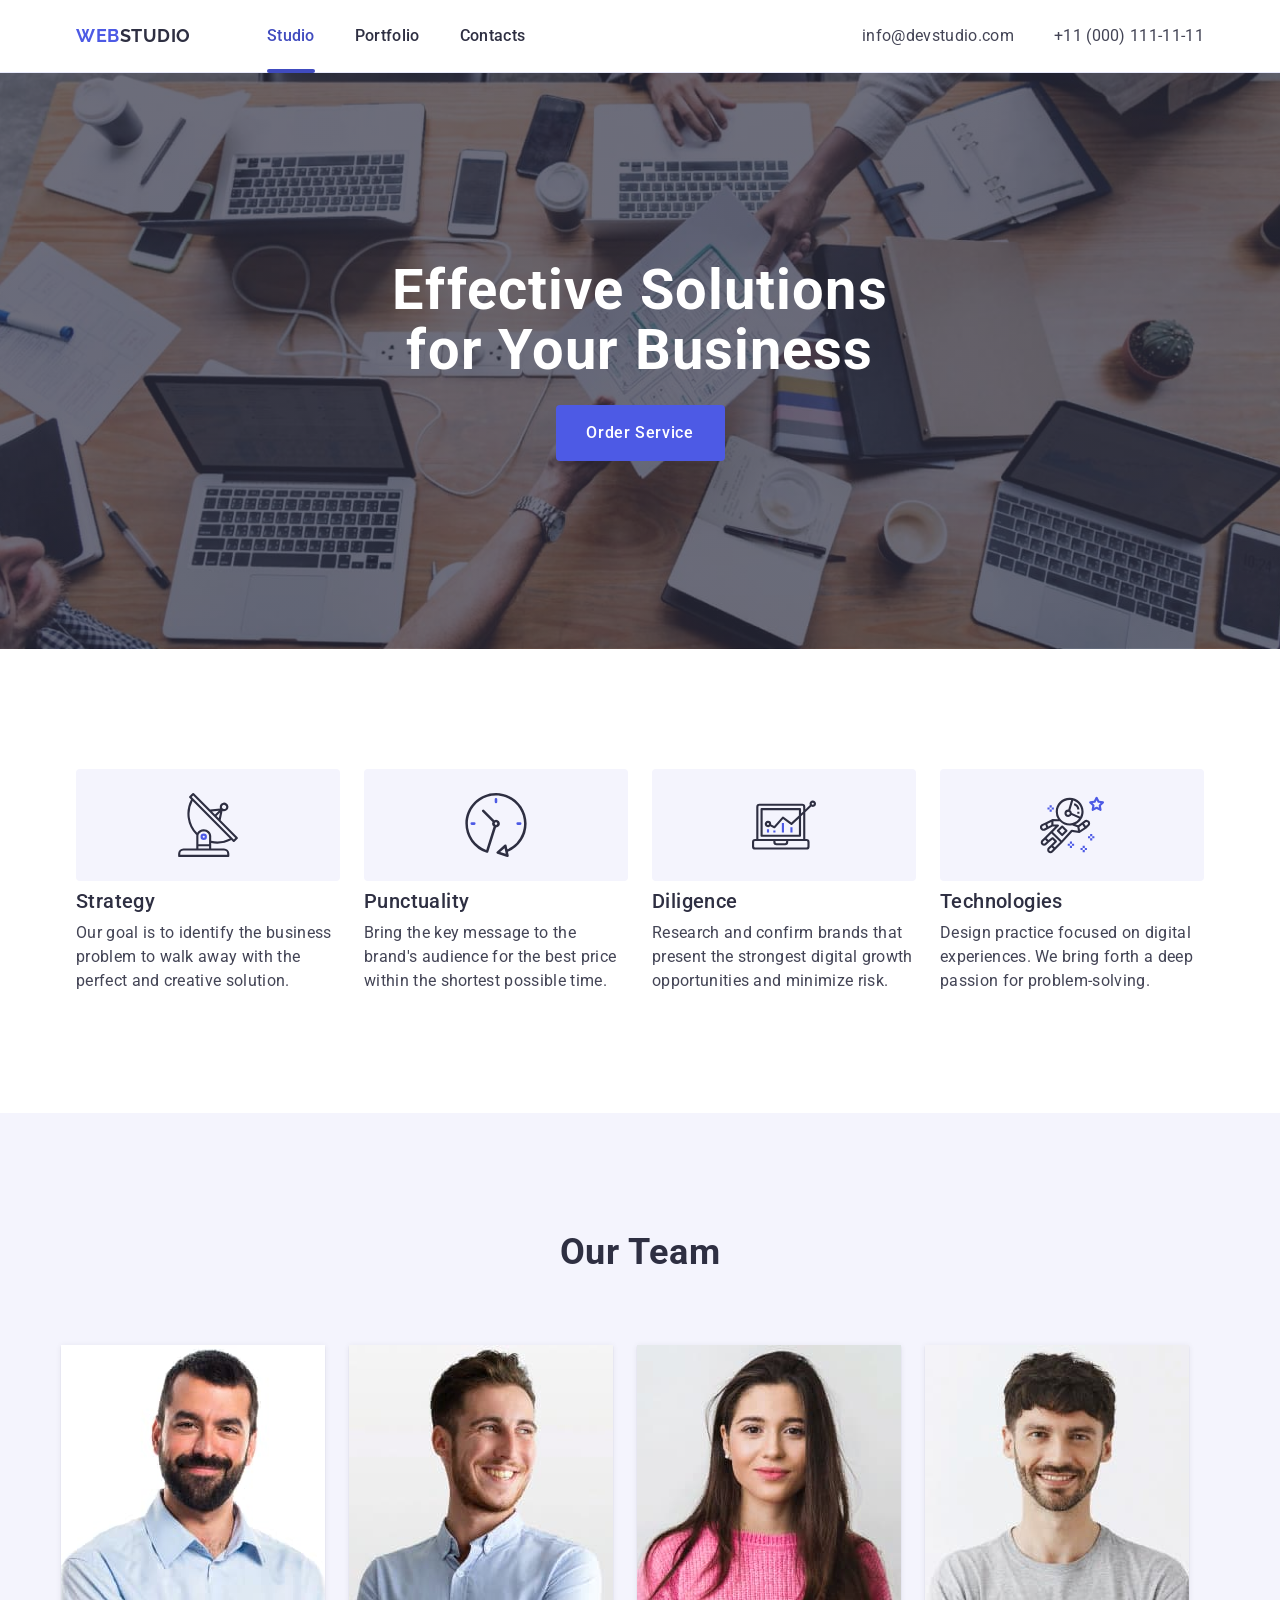
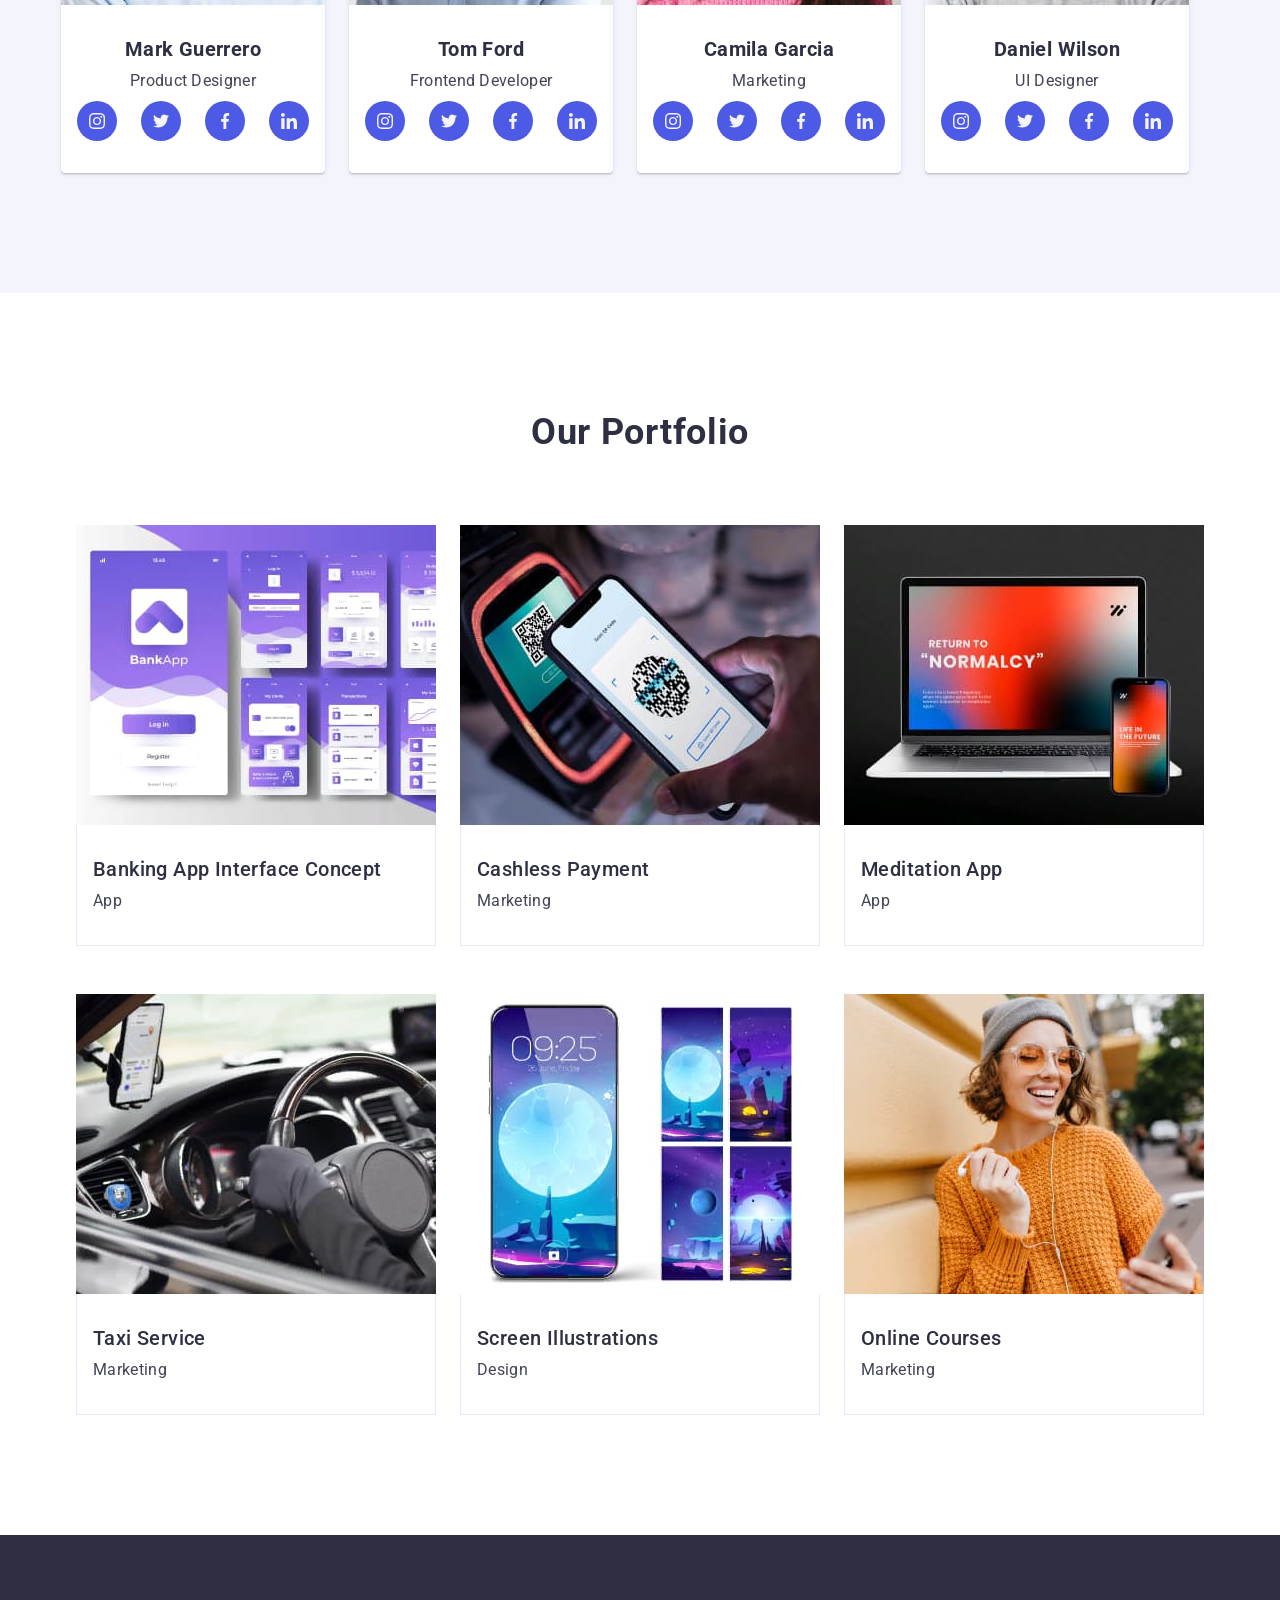
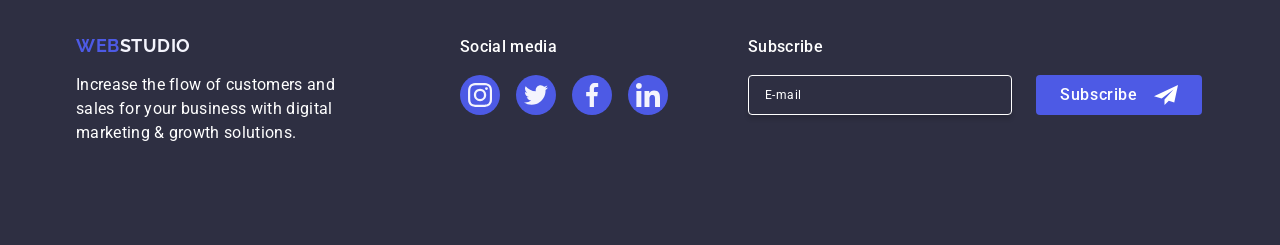
<file: index.html>
<!DOCTYPE html>
<html lang="en">

<head>
  <meta charset="UTF-8" />
  <meta http-equiv="X-UA-Compatible" content="IE=edge" />
  <meta name="viewport" content="width=device-width, initial-scale=1.0" />
  <link rel="preconnect" href="https://fonts.googleapis.com" />
  <link rel="preconnect" href="https://fonts.gstatic.com" crossorigin />
  <link
    href="https://fonts.googleapis.com/css2?family=DM+Sans:ital,wght@0,500;1,500&family=Montserrat:wght@400;700&family=Raleway:wght@800&family=Roboto:wght@400;500;700;900&display=swap"
    rel="stylesheet" />

  <title>Document</title>
  <link rel="stylesheet"
    href="https://cdnjs.cloudflare.com/ajax/libs/modern-normalize/2.0.0/modern-normalize.min.css" />
  <link rel="stylesheet" href="./css/styles.css" />
</head>

<body>
  <header class="header">
      <div class="container header-container">
        <nav class="header-naw">
          <a class="logo-link link" href="./index.html"
            >Web<span class="accent">Studio</span></a
          >
          <ul class="header-list">
            <li class="header-item">
              <a class="header-link link curent" href="./index.html">Studio</a>
            </li>
            <li class="header-item">
              <a class="header-link link" href="#portfolio">Portfolio</a>
            </li>
            <li class="header-item">
              <a class="header-link link" href="">Contacts</a>
            </li>
          </ul>
        </nav>

        <address class="address">
          <ul class="address-list list">
            <li class="address-item">
              <a class="address-link link" href="mailto:info@devstudio.com"
                >info@devstudio.com</a
              >
            </li>
            <li class="address-item">
              <a class="address-link link" href="tel:+110001111111"
                >+11 (000) 111-11-11</a
              >
            </li>
          </ul>
        </address>

        <button class="menu-open" type="button">
        <svg class="menu-open-svg" width="18" height="16">
          <use href="./images/icons.svg#menu"></use>
        </svg>
        </button>
      </div>

      <div class="mob-menu">
        <div class="wrap1">
        <button class="menu-close" type="button">
          <svg class="menu-close-svg" width="8" height="8">
            <use href="./images/icons.svg#icon-close"></use>
          </svg>

      </button>
      <nav>
        <ul class="mob-list">
          <li class="mob-item">
            <a class="mob-link link curent" href="./index.html">Studio</a>
          </li>
          <li class="mob-item">
            <a class="mob-link link" href="#portfolio">Portfolio</a>
          </li>
          <li class="mob-item">
            <a class="mob-link link" href="">Contacts</a>
          </li>
        </ul>
      </nav>
      </div>
      <div class="wrap2">
        <address>
          <ul class="mob-adress-list list">
            <li class="mob-adress-item">
              <a class="mob-address-link link" href="mailto:info@devstudio.com">info@devstudio.com</a>
            </li>
            <li class="mob-adress-item">
              <a class="mob-address-link link" href="tel:+110001111111">+11 (000) 111-11-11</a>
            </li>
          </ul>
          </address>
          <ul class="header-list-icon">
            <li class="header-item-icon">
              <a class="header-link-icon" href="">
                <svg class="team-icon" width="16" height="16">
                  <use href="./images/icons.svg#instagram"></use>
                </svg>
              </a>
            </li>
            <li class="header-item-icon">
              <a class="header-link-icon" href="">
                <svg class="team-icon" width="16" height="16">
                  <use href="./images/icons.svg#twitter"></use>
                </svg>
              </a>
            </li>
            <li class="header-item-icon">
              <a class="header-link-icon" href="">
                <svg class="team-icon" width="16" height="16">
                  <use href="./images/icons.svg#facebook"></use>
                </svg>
              </a>
            </li>
            <li class="header-item-icon">
              <a class="header-link-icon" href="">
                <svg class="team-icon" width="16" height="16">
                  <use href="./images/icons.svg#linkedin"></use>
                </svg>
              </a>
            </li>
          </ul>
          </div>
    </div>
    </header>

    <main class="page">
  <!-- Section1 -->
  <section class="section-one">
        <div class="container">
          <h1 class="title">Effective Solutions for Your Business</h1>
          <button class="button" type="button" data-modal-open>
            Order Service
          </button>
        </div>
      </section>

  <!-- Section2 -->
  <section class="section-two">
    <div class="flex-section-two container">
      <h2 hidden class="visually-hidden">Options</h2>
      <ul class="page-list list">
        <li class="page-item">
          <div class="div-icon">
            <svg class="page-item-icon" width="64" height="64">
              <use href="./images/icons.svg#antenna"></use>
            </svg>
          </div>
          <h3 class="page-subtitle">Strategy</h3>
          <p class="page-text">
            Our goal is to identify the business problem to walk away with
            the perfect and creative solution.
          </p>
        </li>

        <li class="page-item">
          <div class="div-icon">
            <svg class="page-item-icon" width="64" height="64">
              <use href="./images/icons.svg#clock"></use>
            </svg>
          </div>
          <h3 class="page-subtitle">Punctuality</h3>
          <p class="page-text">
            Bring the key message to the brand's audience for the best price
            within the shortest possible time.
          </p>
        </li>
        <li class="page-item">
          <div class="div-icon">
            <svg class="page-item-icon" width="64" height="64">
              <use href="./images/icons.svg#diagram"></use>
            </svg>
          </div>
          <h3 class="page-subtitle">Diligence</h3>
          <p class="page-text">
            Research and confirm brands that present the strongest digital
            growth opportunities and minimize risk.
          </p>
        </li>
        <li class="page-item">
          <div class="div-icon">
            <svg class="page-item-icon" width="64" height="64">
              <use href="./images/icons.svg#astronaut"></use>
            </svg>
          </div>
          <h3 class="page-subtitle">Technologies</h3>
          <p class="page-text">
            Design practice focused on digital experiences. We bring forth a
            deep passion for problem-solving.
          </p>
        </li>
      </ul>
    </div>
  </section>


  <!-- Section3 -->
  <section class="section-three">
    <div class="container section-three-wrap">
      <h2 class="subtitle">Our Team</h2>
      <ul class="team-list list">
        <li class="team-item">
          <img class="team-img" srcset="./images/main-pages/img4.jpg 1x, ./images/main-pages/img4-2x.jpg 2x" src="./images/main-pages/img4.jpg" alt="Mark Guerrero" width="264" height="260" />
          <div class="section-three-div">
            <h3 class="page-subtitle-three">Mark Guerrero</h3>
            <p class="page-text-three">Product Designer</p>
            <ul class="team-list-icon">
              <li class="section-three-item">
                <a class="team-item-icon" href="">
                  <svg class="team-icon" width="16" height="16">
                    <use href="./images/icons.svg#instagram"></use>
                  </svg>
                </a>
              </li>
              <li class="section-three-item">
                <a class="team-item-icon" href="">
                  <svg class="team-icon" width="16" height="16">
                    <use href="./images/icons.svg#twitter"></use>
                  </svg>
                </a>
              </li>
              <li class="section-three-item">
                <a class="team-item-icon" href="">
                  <svg class="team-icon" width="16" height="16">
                    <use href="./images/icons.svg#facebook"></use>
                  </svg>
                </a>
              </li>
              <li class="section-three-item">
                <a class="team-item-icon" href="">
                  <svg class="team-icon" width="16" height="16">
                    <use href="./images/icons.svg#linkedin"></use>
                  </svg>
                </a>
              </li>
            </ul>
          </div>
        </li>
        <li class="team-item">
          <img class="team-img" srcset="./images/main-pages/img5.jpg 1x, ./images/main-pages/img5-2x.jpg 2x" src="./images/main-pages/img5.jpg" alt="Tom Ford" width="264" height="260" />
          <div class="section-three-div">
            <h3 class="page-subtitle-three">Tom Ford</h3>
            <p class="page-text-three">Frontend Developer</p>
            <ul class="team-list-icon">
              <li class="section-three-item">
                <a class="team-item-icon" href="">
                  <svg class="team-icon" width="16" height="16">
                    <use href="./images/icons.svg#instagram"></use>
                  </svg>
                </a>
              </li>
              <li class="section-three-item">
                <a class="team-item-icon" href="">
                  <svg class="team-icon" width="16" height="16">
                    <use href="./images/icons.svg#twitter"></use>
                  </svg>
                </a>
              </li>
              <li class="section-three-item">
                <a class="team-item-icon" href="">
                  <svg class="team-icon" width="16" height="16">
                    <use href="./images/icons.svg#facebook"></use>
                  </svg>
                </a>
              </li>
              <li class="section-three-item">
                <a class="team-item-icon" href="">
                  <svg class="team-icon" width="16" height="16">
                    <use href="./images/icons.svg#linkedin"></use>
                  </svg>
                </a>
              </li>
            </ul>
          </div>
        </li>
        <li class="team-item">
          <img class="team-img" srcset="./images/main-pages/img6.jpg 1x, ./images/main-pages/img6-2x.jpg 2x" src="./images/main-pages/img6.jpg" alt="Camila Garcia" width="264" height="260" />
          <div class="section-three-div">
            <h3 class="page-subtitle-three">Camila Garcia</h3>
            <p class="page-text-three">Marketing</p>
            <ul class="team-list-icon">
              <li class="section-three-item">
                <a class="team-item-icon" href="">
                  <svg class="team-icon" width="16" height="16">
                    <use href="./images/icons.svg#instagram"></use>
                  </svg>
                </a>
              </li>
              <li class="section-three-item">
                <a class="team-item-icon" href="">
                  <svg class="team-icon" width="16" height="16">
                    <use href="./images/icons.svg#twitter"></use>
                  </svg>
                </a>
              </li>
              <li class="section-three-item">
                <a class="team-item-icon" href="">
                  <svg class="team-icon" width="16" height="16">
                    <use href="./images/icons.svg#facebook"></use>
                  </svg>
                </a>
              </li>
              <li class="section-three-item">
                <a class="team-item-icon" href="">
                  <svg class="team-icon" width="16" height="16">
                    <use href="./images/icons.svg#linkedin"></use>
                  </svg>
                </a>
              </li>
            </ul>
          </div>
        </li>
        <li class="team-item">
          <img class="team-img" srcset="./images/main-pages/img7.jpg 1x, ./images/main-pages/img7-2x.jpg 2x" src="./images/main-pages/img7.jpg" alt="Daniel Wilson" width="264" height="260" />
          <div class="section-three-div">
            <h3 class="page-subtitle-three">Daniel Wilson</h3>
            <p class="page-text-three">UI Designer</p>
            <ul class="team-list-icon">
              <li class="section-three-item">
                <a class="team-item-icon" href="">
                  <svg class="team-icon" width="16" height="16">
                    <use href="./images/icons.svg#instagram"></use>
                  </svg>
                </a>
              </li>
              <li class="section-three-item">
                <a class="team-item-icon" href="">
                  <svg class="team-icon" width="16" height="16">
                    <use href="./images/icons.svg#twitter"></use>
                  </svg>
                </a>
              </li>
              <li class="section-three-item">
                <a class="team-item-icon" href="">
                  <svg class="team-icon" width="16" height="16">
                    <use href="./images/icons.svg#facebook"></use>
                  </svg>
                </a>
              </li>
              <li class="section-three-item">
                <a class="team-item-icon" href="">
                  <svg class="team-icon" width="16" height="16">
                    <use href="./images/icons.svg#linkedin"></use>
                  </svg>
                </a>
              </li>
            </ul>
          </div>
        </li>
      </ul>
    </div>
  </section>


  <!-- Section4 -->
  <section id="portfolio" class="section-portfolio">
        <div class="container">
          <h1 class="subtitle">Our Portfolio</h1>
    
      
          <ul class="portfolio-list list">
            <li class="portfolio-item">
              <a class="portfolio-link link" href="">
                <div class="box">
                  <picture>
                    <source media="(min-width: 1158px)" srcset="./images/portfolio/img1.jpg 1x, ./images/portfolio/img1-2x.jpg 2x" />
                    <source media="(min-width: 768px)" srcset="./images/portfolio/img1-tab.jpg 1x, ./images/portfolio/img1-tab-2x.jpg 2x" width="356" />
                    <source media="(max-width: 767px)" srcset="./images/portfolio/img1-mob.jpg 1x, ./images/portfolio/img1-mob-2x.jpg 2x" width="288" />
                  <img src="./images/portfolio/img1.jpg" alt="BankApp" width="360" />
                  </picture>
                  <p class="overlay-text">
                    14 Stylish and User-Friendly App Design Concepts · Task
                    Manager App · Calorie Tracker App · Exotic Fruit Ecommerce
                    App · Cloud Storage App
                  </p>
                </div>
                <div class="subtitle-text">
                  <h2 class="portfolio-subtitle">
                    Banking App Interface Concept
                  </h2>
                  <p class="portfolio-text">App</p>
                </div>
              </a>
            </li>
      
            <li class="portfolio-item">
              <a class="portfolio-link link" href="">
                <div class="box">
                  <picture>
                    <source media="(min-width: 1158px)" srcset="./images/portfolio/img2.jpg 1x, ./images/portfolio/img2-2x.jpg 2x" />
                    <source media="(min-width: 768px)"
                      srcset="./images/portfolio/img2-tab.jpg 1x, ./images/portfolio/img2-tab-2x.jpg 2x" width="356" />
                    <source media="(max-width: 767px)"
                      srcset="./images/portfolio/img2-mob.jpg 1x, ./images/portfolio/img2-mob-2x.jpg 2x" width="288" />
                    <img src="./images/portfolio/img2.jpg" alt="Cashless Payment" width="360" />
                  </picture>
                  
      
                  <p class="overlay-text">
                    14 Stylish and User-Friendly App Design Concepts · Task
                    Manager App · Calorie Tracker App · Exotic Fruit Ecommerce
                    App · Cloud Storage App
                  </p>
                </div>
                <div class="subtitle-text">
                  <h2 class="portfolio-subtitle">Cashless Payment</h2>
                  <p class="portfolio-text">Marketing</p>
                </div>
              </a>
            </li>
            <li class="portfolio-item">
              <a class="portfolio-link link" href="">
                <div class="box">
                  <picture>
                    <source media="(min-width: 1158px)" srcset="./images/portfolio/img3.jpg 1x, ./images/portfolio/img3-2x.jpg 2x" />
                    <source media="(min-width: 768px)"
                      srcset="./images/portfolio/img3-tab.jpg 1x, ./images/portfolio/img3-tab-2x.jpg 2x" width="356" />
                    <source media="(max-width: 767px)"
                      srcset="./images/portfolio/img3-mob.jpg 1x, ./images/portfolio/img3-mob-2x.jpg 2x" width="288" />
                    <img src="./images/portfolio/img3.jpg" alt="Meditation App" width="360" />
                  </picture>
                
      
                  <p class="overlay-text">
                    14 Stylish and User-Friendly App Design Concepts · Task
                    Manager App · Calorie Tracker App · Exotic Fruit Ecommerce
                    App · Cloud Storage App
                  </p>
                </div>
                <div class="subtitle-text">
                  <h2 class="portfolio-subtitle">Meditation App</h2>
                  <p class="portfolio-text">App</p>
                </div>
              </a>
            </li>
            <li class="portfolio-item">
              <a class="portfolio-link link" href="">
                <div class="box">
                              <picture>
                                <source media="(min-width: 1158px)" srcset="./images/portfolio/img4.jpg 1x, ./images/portfolio/img4-2x.jpg 2x" />
                                <source media="(min-width: 768px)"
                                  srcset="./images/portfolio/img4-tab.jpg 1x, ./images/portfolio/img4-tab-2x.jpg 2x" width="356" />
                                <source media="(max-width: 767px)"
                                  srcset="./images/portfolio/img4-mob.jpg 1x, ./images/portfolio/img4-mob-2x.jpg 2x" width="288" />
                                <img src="./images/portfolio/img4.jpg" alt="hands on the steering wheel" width="360" />
                              </picture>
                  
      
                  <p class="overlay-text">
                    14 Stylish and User-Friendly App Design Concepts · Task
                    Manager App · Calorie Tracker App · Exotic Fruit Ecommerce
                    App · Cloud Storage App
                  </p>
                </div>
                <div class="subtitle-text">
                  <h2 class="portfolio-subtitle">Taxi Service</h2>
                  <p class="portfolio-text">Marketing</p>
                </div>
              </a>
            </li>
            <li class="portfolio-item">
              <a class="portfolio-link link" href="">
                <div class="box">
                          <picture>
                            <source media="(min-width: 1158px)" srcset="./images/portfolio/img5.jpg 1x, ./images/portfolio/img5-2x.jpg 2x" />
                            <source media="(min-width: 768px)"
                              srcset="./images/portfolio/img5-tab.jpg 1x, ./images/portfolio/img5-tab-2x.jpg 2x" width="356" />
                            <source media="(max-width: 767px)"
                              srcset="./images/portfolio/img5-mob.jpg 1x, ./images/portfolio/img5-mob-2x.jpg 2x" width="288" />
                            <img src="./images/portfolio/img5.jpg" alt="phone screen" width="360" />
                          </picture>
                  
      
                  <p class="overlay-text">
                    14 Stylish and User-Friendly App Design Concepts · Task
                    Manager App · Calorie Tracker App · Exotic Fruit Ecommerce
                    App · Cloud Storage App
                  </p>
                </div>
                <div class="subtitle-text">
                  <h2 class="portfolio-subtitle">Screen Illustrations</h2>
                  <p class="portfolio-text">Design</p>
                </div>
              </a>
            </li>
            <li class="portfolio-item">
              <a class="portfolio-link link" href="">
                <div class="box">
                              <picture>
                                <source media="(min-width: 1158px)" srcset="./images/portfolio/img6.jpg 1x, ./images/portfolio/img6-2x.jpg 2x" />
                                <source media="(min-width: 768px)"
                                  srcset="./images/portfolio/img6-tab.jpg 1x, ./images/portfolio/img6-tab-2x.jpg 2x" width="356" />
                                <source media="(max-width: 767px)"
                                  srcset="./images/portfolio/img6-mob.jpg 1x, ./images/portfolio/img6-mob-2x.jpg 2x" width="288" />
                                <img src="./images/portfolio/img6.jpg" alt="girl" width="360" />
                              </picture>
                 
      
                  <p class="overlay-text">
                    14 Stylish and User-Friendly App Design Concepts · Task
                    Manager App · Calorie Tracker App · Exotic Fruit Ecommerce
                    App · Cloud Storage App
                  </p>
                </div>
                <div class="subtitle-text">
                  <h2 class="portfolio-subtitle">Online Courses</h2>
                  <p class="portfolio-text">Marketing</p>
                </div>
              </a>
            </li>
          </ul>
        </div>
      </section>
    </main>

    <footer class="footer">
      <div class="container footer-flex">
        <div class="footer-logo">
          <a class="footer-link link" href="./index.html"
            >Web<span class="footer-studio">Studio</span></a
          >
          <p class="footer-text">
            Increase the flow of customers and sales for your business with
            digital marketing & growth solutions.
          </p>
        </div>

        <div class="footer-div">
          <p class="footer-text-social">Social media</p>

          <ul class="team-list-icon gap">
            <li class="link-icon">
              <a class="footer-icon" href="">
                <svg class="team-icon" width="24" height="24">
                  <use href="./images/icons.svg#instagram"></use>
                </svg>
              </a>
            </li>
            <li class="link-icon">
              <a class="footer-icon" href="">
                <svg class="team-icon" width="24" height="24">
                  <use href="./images/icons.svg#twitter"></use>
                </svg>
              </a>
            </li>
            <li class="link-icon">
              <a class="footer-icon" href="">
                <svg class="team-icon" width="24" height="24">
                  <use href="./images/icons.svg#facebook"></use>
                </svg>
              </a>
            </li>
            <li class="link-icon">
              <a class="footer-icon" href="">
                <svg class="team-icon" width="24" height="24">
                  <use href="./images/icons.svg#linkedin"></use>
                </svg>
              </a>
            </li>
          </ul>
        </div>

        <div class="footer-div-form">
          <form class="footer-form">
          
            <label class="footer-label" for="footer-subscribe">Subscribe</label>
              <div class="form-wrap">
            <input
                class="footer-input"
                id="footer-subscribe"
                type="email"
                name="footer-name"
                placeholder="E-mail"
              />
            <button class="footer-button" type="submit">
              Subscribe
              <svg class="footer-svg" width="24" height="24">
                <use href="./images/icons.svg#icon-frame"></use>
              </svg>
            </button>
          </div>
          </form>
      </div>
      </div>
    </footer>

  <!-- Modal window -->
  <div class="backdrop is-hidden" data-modal>
      <div class="modal">
        <button type="button" class="modal-btn" data-modal-close>
          <svg class="modal-icon" width="8" height="8">
            <use href="./images/icons.svg#icon-close"></use>
          </svg>
        </button>
        <p class="modal-title">Leave your contacts and we will call you back</p>

        <form class="modal-form" name="feedback-form" autocomplete="off">
          <div class="modal-field">
            <label class="form-label" for="user-name">Name</label>
            <div class="input-wrap">
              <input
                class="form-input"
                type="text"
                name="user-name"
                id="user-name"
              />
              <svg class="modal-svg" width="18" height="24">
                <use href="./images/icons.svg#icon-person"></use>
              </svg>
            </div>
          </div>

          <div class="modal-field">
            <label class="form-label" for="phone">Phone</label>
            <div class="input-wrap">
              <input class="form-input" type="tel" name="phone" id="phone" />
              <svg class="modal-svg" width="18" height="24">
                <use href="./images/icons.svg#icon-phone"></use>
              </svg>
            </div>
          </div>

          <div class="modal-field">
            <label class="form-label" for="email">Email</label>
            <div class="input-wrap">
              <input class="form-input" type="email" name="email" id="email" />
              <svg class="modal-svg" width="18" height="24">
                <use href="./images/icons.svg#icon-email"></use>
              </svg>
            </div>
          </div>

          <div class="modal-field-comment">
            <label class="form-label" for="user-comment">Comment</label>
            <textarea
              class="modal-comment"
              name="user-comment"
              placeholder="Text input"
              id="user-comment"
            ></textarea>
          </div>

          <div class="modal-field-checkbox">
            <input
              class="input-check visually-hidden"
              type="checkbox"
              name="user-privacy"
              id="user-privacy"
              value="true"
            />
            <label class="form-label" for="user-privacy">
              <span class="span-check">
                <svg class="icon-click" width="10" height="8">
                  <use href="./images/icons.svg#check"></use>
                </svg>
              </span>
              I accept the terms and conditions of the
              <a class="modal-check-link" href=""> Privacy Policy</a></label
            >
          </div>

          <button class="button-form" type="submit">Send</button>
        </form>
      </div>
    </div>
    <script src="./js/modal.js"></script>
  </body>
</html>
</file>
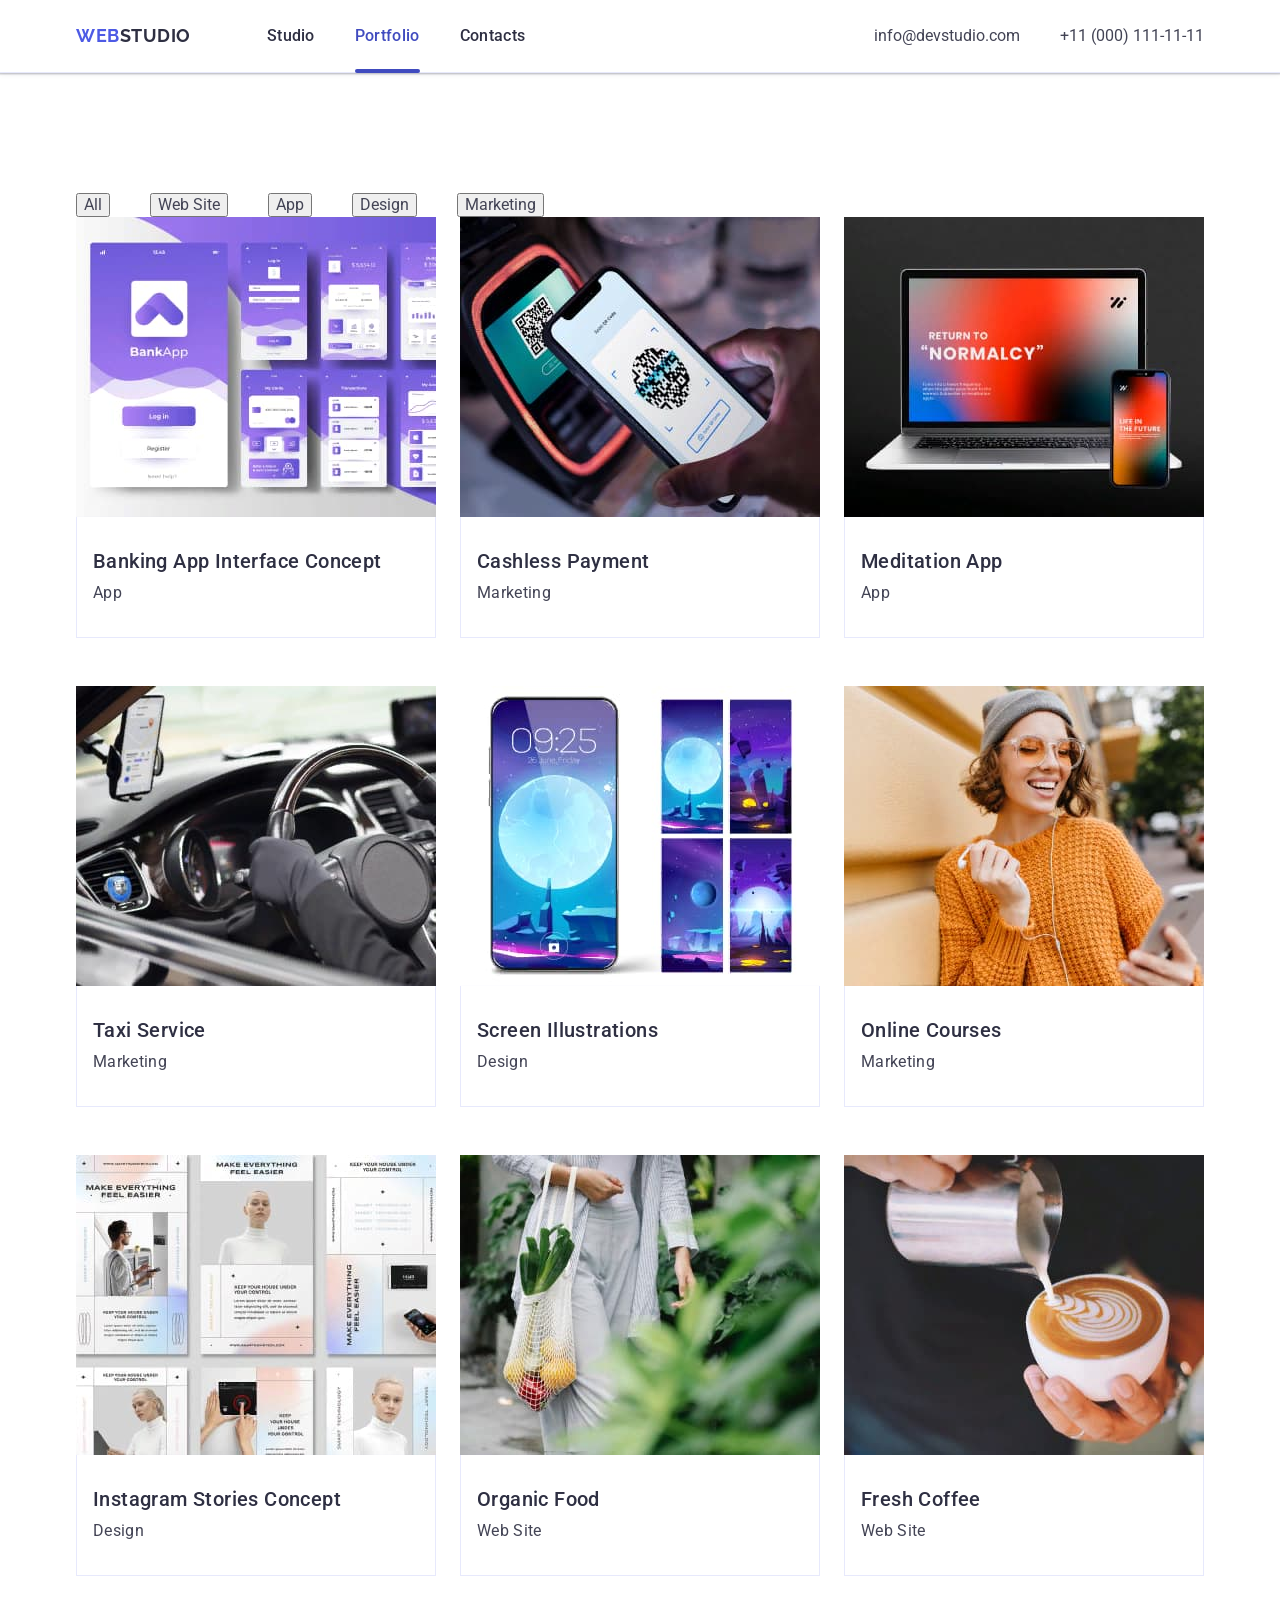
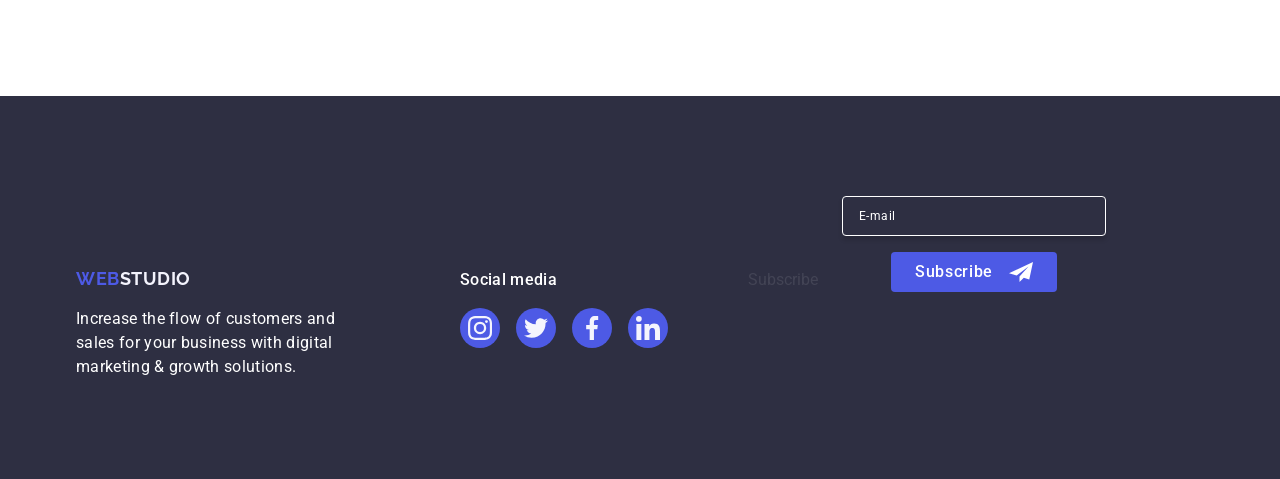
<file: portfolio.html>
<!DOCTYPE html>
<html lang="en">
  <head>
    <meta charset="UTF-8" />
    <meta http-equiv="X-UA-Compatible" content="IE=edge" />
    <meta name="viewport" content="width=device-width, initial-scale=1.0" />
    <link rel="preconnect" href="https://fonts.googleapis.com" />
    <link rel="preconnect" href="https://fonts.gstatic.com" crossorigin />
    <link
      href="https://fonts.googleapis.com/css2?family=DM+Sans:ital,wght@0,500;1,500&family=Montserrat:wght@400;700&family=Raleway:wght@800&family=Roboto:wght@400;500;700;900&display=swap"
      rel="stylesheet"
    />

    <title>Document</title>
    <link
      rel="stylesheet"
      href="https://cdnjs.cloudflare.com/ajax/libs/modern-normalize/2.0.0/modern-normalize.min.css"
    />
    <link rel="stylesheet" href="./css/styles.css" />
  </head>
  <body>
    <header class="header">
      <div class="container header-container">
        <nav class="header-naw">
          <a class="logo-link link" href="./index.html"
            >Web<span class="accent">Studio</span></a
          >
          <ul class="list">
            <li class="header-item">
              <a class="header-link link" href="./index.html">Studio</a>
            </li>
            <li class="header-item">
              <a class="header-link link curent" href="./portfolio.html"
                >Portfolio</a
              >
            </li>
            <li class="header-item">
              <a class="header-link link" href="">Contacts</a>
            </li>
          </ul>
        </nav>

        <address class="address">
          <ul class="address-list list">
            <li class="adress-item">
              <a class="address-link link" href="mailto:info@devstudio.com"
                >info@devstudio.com</a
              >
            </li>
            <li class="adress-item">
              <a class="address-link link" href="tel:+110001111111"
                >+11 (000) 111-11-11</a
              >
            </li>
          </ul>
        </address>
      </div>
    </header>
    <main class="page">
      <!-- Section1 -->
      <section class="section-portfolio">
        <div class="container">
          <h1 hidden class="visually-hidden">Portfolio</h1>
          <ul class="button-list list">
            <li class="button-item">
              <button type="button" class="portfolio-button">All</button>
            </li>
            <li class="button-item">
              <button type="button" class="portfolio-button">Web Site</button>
            </li>
            <li class="button-item">
              <button type="button" class="portfolio-button">App</button>
            </li>
            <li class="button-item">
              <button type="button" class="portfolio-button">Design</button>
            </li>
            <li class="button-item">
              <button type="button" class="portfolio-button">Marketing</button>
            </li>
          </ul>

          <ul class="portfolio-list list">
            <li class="portfolio-item">
              <a class="portfolio-link link" href="">
                <div class="box">
                  <img
                    src="./images/portfolio/img1.jpg"
                    alt="BankApp"
                    width="360"
                    height="300"
                  />

                  <p class="overlay-text">
                    14 Stylish and User-Friendly App Design Concepts · Task
                    Manager App · Calorie Tracker App · Exotic Fruit Ecommerce
                    App · Cloud Storage App
                  </p>
                </div>
                <div class="subtitle-text">
                  <h2 class="portfolio-subtitle">
                    Banking App Interface Concept
                  </h2>
                  <p class="portfolio-text">App</p>
                </div>
              </a>
            </li>

            <li class="portfolio-item">
              <a class="portfolio-link link" href="">
                <div class="box">
                  <img
                    src="./images/portfolio/img2.jpg"
                    alt="Cashless Payment"
                    width="360"
                    height="300"
                  />

                  <p class="overlay-text">
                    14 Stylish and User-Friendly App Design Concepts · Task
                    Manager App · Calorie Tracker App · Exotic Fruit Ecommerce
                    App · Cloud Storage App
                  </p>
                </div>
                <div class="subtitle-text">
                  <h2 class="portfolio-subtitle">Cashless Payment</h2>
                  <p class="portfolio-text">Marketing</p>
                </div>
              </a>
            </li>
            <li class="portfolio-item">
              <a class="portfolio-link link" href="">
                <div class="box">
                  <img
                    src="./images/portfolio/img3.jpg"
                    alt="Meditation App"
                    width="360"
                    height="300"
                  />

                  <p class="overlay-text">
                    14 Stylish and User-Friendly App Design Concepts · Task
                    Manager App · Calorie Tracker App · Exotic Fruit Ecommerce
                    App · Cloud Storage App
                  </p>
                </div>
                <div class="subtitle-text">
                  <h2 class="portfolio-subtitle">Meditation App</h2>
                  <p class="portfolio-text">App</p>
                </div>
              </a>
            </li>
            <li class="portfolio-item">
              <a class="portfolio-link link" href="">
                <div class="box">
                  <img
                    src="./images/portfolio/img4.jpg"
                    alt="hands on the steering wheel"
                    width="360"
                    height="300"
                  />

                  <p class="overlay-text">
                    14 Stylish and User-Friendly App Design Concepts · Task
                    Manager App · Calorie Tracker App · Exotic Fruit Ecommerce
                    App · Cloud Storage App
                  </p>
                </div>
                <div class="subtitle-text">
                  <h2 class="portfolio-subtitle">Taxi Service</h2>
                  <p class="portfolio-text">Marketing</p>
                </div>
              </a>
            </li>
            <li class="portfolio-item">
              <a class="portfolio-link link" href="">
                <div class="box">
                  <img
                    src="./images/portfolio/img5.jpg"
                    alt="phone screen"
                    width="360"
                    height="300"
                  />

                  <p class="overlay-text">
                    14 Stylish and User-Friendly App Design Concepts · Task
                    Manager App · Calorie Tracker App · Exotic Fruit Ecommerce
                    App · Cloud Storage App
                  </p>
                </div>
                <div class="subtitle-text">
                  <h2 class="portfolio-subtitle">Screen Illustrations</h2>
                  <p class="portfolio-text">Design</p>
                </div>
              </a>
            </li>
            <li class="portfolio-item">
              <a class="portfolio-link link" href="">
                <div class="box">
                  <img
                    src="./images/portfolio/img6.jpg"
                    alt="girl"
                    width="360"
                    height="300"
                  />

                  <p class="overlay-text">
                    14 Stylish and User-Friendly App Design Concepts · Task
                    Manager App · Calorie Tracker App · Exotic Fruit Ecommerce
                    App · Cloud Storage App
                  </p>
                </div>
                <div class="subtitle-text">
                  <h2 class="portfolio-subtitle">Online Courses</h2>
                  <p class="portfolio-text">Marketing</p>
                </div>
              </a>
            </li>
            <li class="portfolio-item">
              <a class="portfolio-link link" href="">
                <div class="box">
                  <img
                    src="./images/portfolio/img7.jpg"
                    alt="Storis"
                    width="360"
                    height="300"
                  />

                  <p class="overlay-text">
                    14 Stylish and User-Friendly App Design Concepts · Task
                    Manager App · Calorie Tracker App · Exotic Fruit Ecommerce
                    App · Cloud Storage App
                  </p>
                </div>
                <div class="subtitle-text">
                  <h2 class="portfolio-subtitle">Instagram Stories Concept</h2>
                  <p class="portfolio-text">Design</p>
                </div>
              </a>
            </li>
            <li class="portfolio-item">
              <a class="portfolio-link link" href="">
                <div class="box">
                  <img
                    src="./images/portfolio/img8.jpg"
                    alt="bag of vegetables"
                    width="360"
                    height="300"
                  />

                  <p class="overlay-text">
                    14 Stylish and User-Friendly App Design Concepts · Task
                    Manager App · Calorie Tracker App · Exotic Fruit Ecommerce
                    App · Cloud Storage App
                  </p>
                </div>
                <div class="subtitle-text">
                  <h2 class="portfolio-subtitle">Organic Food</h2>
                  <p class="portfolio-text">Web Site</p>
                </div>
              </a>
            </li>
            <li class="portfolio-item">
              <a class="portfolio-link link" href="">
                <div class="box">
                  <img
                    src="./images/portfolio/img9.jpg"
                    alt="Coffee"
                    width="360"
                    height="300"
                  />

                  <p class="overlay-text">
                    14 Stylish and User-Friendly App Design Concepts · Task
                    Manager App · Calorie Tracker App · Exotic Fruit Ecommerce
                    App · Cloud Storage App
                  </p>
                </div>
                <div class="subtitle-text">
                  <h2 class="portfolio-subtitle">Fresh Coffee</h2>
                  <p class="portfolio-text">Web Site</p>
                </div>
              </a>
            </li>
          </ul>
        </div>
      </section>
    </main>

    <footer class="footer">
      <div class="container footer-flex">
        <div class="footer-logo">
          <a class="footer-link link" href="./index.html"
            >Web<span class="footer-studio">Studio</span></a
          >
          <p class="footer-text">
            Increase the flow of customers and sales for your business with
            digital marketing & growth solutions.
          </p>
        </div>

        <div class="footer-div">
          <p class="footer-text-social">Social media</p>

          <ul class="team-list-icon gap">
            <li class="link-icon">
              <a class="footer-icon" href="">
                <svg class="team-icon" width="24" height="24">
                  <use href="./images/icons.svg#instagram"></use>
                </svg>
              </a>
            </li>
            <li class="link-icon">
              <a class="footer-icon" href="">
                <svg class="team-icon" width="24" height="24">
                  <use href="./images/icons.svg#twitter"></use>
                </svg>
              </a>
            </li>
            <li class="link-icon">
              <a class="footer-icon" href="">
                <svg class="team-icon" width="24" height="24">
                  <use href="./images/icons.svg#facebook"></use>
                </svg>
              </a>
            </li>
            <li class="link-icon">
              <a class="footer-icon" href="">
                <svg class="team-icon" width="24" height="24">
                  <use href="./images/icons.svg#linkedin"></use>
                </svg>
              </a>
            </li>
          </ul>
        </div>

        <div class="footer-div-form">
          <p class="footer-text-form">Subscribe</p>
          <form class="footer-form">
            <label class="footer-label">
              <input
                class="footer-input"
                type="email"
                name="footer-name"
                placeholder="E-mail"
              />
            </label>
            <button class="footer-button" type="submit">
              Subscribe
              <svg class="footer-svg" width="24" height="24">
                <use href="./images/icons.svg#icon-frame"></use>
              </svg>
            </button>
          </form>
        </div>
      </div>
    </footer>
  </body>
</html>
</file>
<file: css/styles.css>
*,
*::before,
*::after {
  box-sizing: border-box;
}

body {
  font-family: Roboto, sans-serif;
  size: 16px;
  line-height: 24px;
  letter-spacing: 2%;
  color: #434455;
  background-color: #ffffff;

}

:root {
  --primary-font: Roboto, sans-serif;
  --primary-color: #434455;
  --logo-color: #4d5ae5;
  --accent-color: #2e2f42;
  --hover-color: #404bbf;
  --white-color: #ffffff;
  --footer-color: #f4f4fd;
  --icon-color: #8e8f99;
  --green-color: #31d0aa;
  --modal-color: #fcfcfc;
  --btn-color: #e7e9fc;
  --white: #ffffff;
}

.link {
  text-decoration: none;
}

.list {
  display: flex;
  gap: 40px;
  list-style: none;
}

h1,
h2,
h3,
h4,
h5,
h6,
p {
  margin: 0;
}

ul,
ol {
  margin: 0;
  padding: 0;
}

img {
  display: block;
  height: auto;
  max-width: 100%;
}

button {
  cursor: pointer;
  font-family: inherit;
  color: currentColor;
}

input {
  font-family: inherit;
}

.container {
  width: 100%;
  max-width: 320px;
  margin: 0 auto;
  padding: 0 16px;
}

/* Header */

.header {
    padding: 16px;
}

.header-container {
  display: flex;
  align-items: center;
  padding: 24 0;
}

.header-naw {
  display: flex;
  align-items: center;
}
.header-list {
 display: none;
}
.logo-link {
  font-family: "Raleway", sans-serif;
  font-style: normal;
  font-weight: 700;
  font-size: 18px;
  line-height: 1.17;
  letter-spacing: 0.03em;
  text-transform: uppercase;
  color: var(--logo-color);
    margin-right: 120px;
}

.accent {
  color: var(--accent-color);
}



.header-item {
  font-style: normal;
  font-weight: 500;
  font-size: 16px;
  line-height: 1.5;
  letter-spacing: 0.02em;
  color: var(--accent-color);
}

.header-link.curent {
  color: var(--hover-color);
  position: relative;
}

.curent::after {
  position: absolute;
  content: "";
  display: none;
  left: 0;
  bottom: -1px;
  width: 100%;
  height: 4px;
  background-color: var(--hover-color);
  border-radius: 2px;
  margin-top: 20px;
}

.header-link {
  display: block;
  text-decoration: none;
  color: var(--accent-color);
  letter-spacing: 0.02em;
  padding: 24px 0;
  transition: color 250ms cubic-bezier(0.4, 0, 0.2, 1);
}

.header-link:hover,
.header-link:focus {
  color: var(--hover-color);
}

.address {
  font-style: normal;
  margin-left: auto;
}

.address-list {
  display: none;
}

.address-item {
  font-style: normal;
    font-weight: 400;
    font-size: 12px;
    line-height: 1,17;
    letter-spacing: 0.04em;
   color: var(--primary-color);
}

.address-link {
  color: var(--primary-color);
  transition: color 250ms cubic-bezier(0.4, 0, 0.2, 1);
}

.address-link:hover,
.address-link:focus {
  color: var(--hover-color);
  cubic-bezier: (0.4, 0, 0.2, 1);
}

.menu-open {

  border: none;
  background-color: transparent;
  width: 24px;
  height: 24px;
}
.menu-close {
  width: 24px;
  height: 24px;
  background-color: inherit;
  border: 1px solid var(--icon-color);
  border-radius: 50%;
  display: flex;
  align-items: center;
  justify-content: center;
  margin-left: auto;
  margin-bottom: 24px;
  
}
.menu-open-svg {
  fill: var(--accent-color);
}
.menu-close-svg {


}
.mob-menu {
width: 100%;
height: 100vh;
position: fixed;
top: 0;
left: 0;
z-index: 1;
background-color: var(--white);
padding: 24px 24px 40px 16px;
display: flex;
flex-direction: column;
justify-content: space-between;
opacity: 0;
visibility: hidden;
pointer-events: none;
}
.mob-menu.is-open {
  opacity: 1;
  visibility: visible;
  pointer-events: auto;
}

.mob-list {
  list-style: none;
}

.mob-item:not(:last-child) {
  margin-bottom: 40px;
}
.mob-item:first-child .mob-link {
  color: var(--hover-color);
}

.mob-link {
  font-weight: 700;
    font-size: 36px;
    line-height: 1.11;
    letter-spacing: 0.02em;
    color: var(--accent-color);
}
.wrap1 {

}
.wrap2 {
  display: flex;
  flex-direction: column;
  gap: 48px;
}
.mob-adress-list {
  display: flex;
  flex-direction: column;
  gap: 24px;
}


.mob-adress-item {
  font-weight: 500;
    font-size: 20px;
    line-height: 1,2;
    letter-spacing: 0.02em;
}
.mob-adress-item:last-child .mob-address-link {
  color: var(--primary-color);
}

.mob-address-link {
 
}
.header-list-icon {
  list-style: none;
    display: flex;
    gap: 40px;

}

.header-item-icon {
  width: 40px;
  height: 40px;
}

.header-link-icon {
    width: 100%;
      height: 100%;
      background-color: var(--logo-color);
      border-radius: 50%;
      display: flex;
      justify-content: center;
      align-items: center;
      transition: background-color 250ms cubic-bezier(0.4, 0, 0.2, 1);
}

/* Main */
.page {}

/* Section1 */
.section-one {
  background: var(--accent-color);
  padding: 72px 0;
  background-image: linear-gradient(rgba(46, 47, 66, 0.7),
      rgba(46, 47, 66, 0.7)),
    url(../images/main-pages/hero-tel.jpg);
  max-width: 320px;
  background-position: center;
  background-size: cover;
  background-repeat: no-repeat;
  margin: 0 auto;
}
@media screen and (min-resolution: 2x), (-webkit-min-device-pixel-ratio: 2x) {
  .section-one {
  background-image: linear-gradient(rgba(46, 47, 66, 0.7),
        rgba(46, 47, 66, 0.7)),
      url(../images/main-pages/hero-tel-2x.jpg);}
}

.title {
  font-style: normal;
  font-weight: 700;
  font-size: 36px;
  line-height: 1.11;
  text-align: center;
  letter-spacing: 0.02em;
  color: var(--white-color);
  max-width: 216px;
  margin: 0 auto;
  margin-bottom: 72px;
}

.button {
  font-family: Roboto, sans-serif;
  background: var(--logo-color);
  font-weight: 500;
  color: var(--white-color);
  font-size: 16px;
  line-height: 24px;
  letter-spacing: 0.04em;
  cursor: pointer;
  display: block;
  margin: 0 auto;
  min-width: 169px;
  height: 56px;
  border: none;
  border-radius: 4px;
  transition: background-color 250ms cubic-bezier(0.4, 0, 0.2, 1);
}

.button:hover,
.button:focus {
  background: var(--hover-color);
  cubic-bezier: (0.4, 0, 0.2, 1);
}

/* Section2 */

.section-two {
  padding: 96px 0;
}

.flex-section-two {
  display: flex;
  gap: 24px;
}

.page-list {
 
  gap: 72px;
  flex-wrap: wrap;
}

.page-item {
  width: 100%;
  border-radius: 0px 0px 4px 4px;
}

.page-item-icon {}

.div-icon {
  display: none;
  justify-content: center;
  align-items: center;
  background-color: var(--footer-color);
  width: 264px;
  height: 112px;
  border-radius: 4px;
  margin-bottom: 8px;
}

.page-subtitle {

  font-style: normal;
text-align: center;
  font-weight: 700;
    font-size: 36px;
    line-height: 1.11;
  letter-spacing: 0.02em;
  color: var(--accent-color);
  margin-bottom: 8px;
}

.page-text {
  font-style: normal;
  font-weight: 400;
  font-size: 16px;
  line-height: 24px;
  letter-spacing: 0.02em;
  color: var(--primary-color);
}

/* Section3 */

.subtitle {
  font-style: normal;
  font-weight: 700;
  font-size: 36px;
  line-height: 1.11;

  text-align: center;
  letter-spacing: 0.02em;
  text-transform: capitalize;

  color: var(--accent-color);
  margin-bottom: 72px;
}

.page-subtitle-three {
  font-style: normal;
  j font-weight: 500;
  font-size: 20px;
  line-height: 24px;

  letter-spacing: 0.02em;
  text-align: center;
  color: var(--accent-color);
  margin-bottom: 8px;
}
.section-three {
background-color: var(--footer-color);
}
.section-three-wrap {
  padding: 96px 28px;
}

.team-list {
  display: flex;
  gap: 72px;
  flex-wrap: wrap;
}

.team-item {
 width: 100%;
  background-color: var(--white-color);
  border-radius: 0px 0px 4px 4px;
  box-shadow: 0px 2px 1px 0px rgba(46, 47, 66, 0.08),
    0px 1px 1px 0px rgba(46, 47, 66, 0.16),
    0px 1px 6px 0px rgba(46, 47, 66, 0.08);
}

.team-img {
  max-width: 100%;
}

.section-three-item {
  width: 40px;
  height: 40px;
}

.team-list-icon {
  list-style: none;
  display: flex;
  gap: 24px;
  justify-content: center;
}

.team-item-icon {
  width: 100%;
  height: 100%;
  background-color: var(--logo-color);
  border-radius: 50%;
  display: flex;
  justify-content: center;
  align-items: center;
  transition: background-color 250ms cubic-bezier(0.4, 0, 0.2, 1);
}

.team-item-icon:hover,
.team-item-icon:focus {
  background-color: var(--hover-color);
}

.section-three-div {
  padding: 32px 16px;
}

.team-icon {
  fill: var(--footer-color);
}

.page-text-three {
  font-style: normal;
  font-weight: 400;
  font-size: 16px;
  line-height: 24px;
  margin-bottom: 8px;
  letter-spacing: 0.02em;

  color: var(--primary-color);
  text-align: center;
}


/* Section4 */
.section-portfolio {
    padding-top: 96px;
      padding-bottom: 77px;
}



.button-item:hover,
.button-item:focus {
  box-shadow: 0px 2px 2px 0px rgba(0, 0, 0, 0.12),
    0px 2px 1px 0px rgba(0, 0, 0, 0.08), 0px 3px 1px 0px rgba(0, 0, 0, 0.1);
  cubic-bezier: (0.4, 0, 0.2, 1);
}



.portfolio-list {
  display: flex;
  flex-wrap: wrap;
  flex-direction: column;
  gap: 48px;
}

.portfolio-item {
  position: relative;
}

.portfolio-item:hover,
.portfolio-item:focus {
  box-shadow: 0px 2px 1px 0px rgba(46, 47, 66, 0.08),
    0px 1px 1px 0px rgba(46, 47, 66, 0.16),
    0px 1px 6px 0px rgba(46, 47, 66, 0.08);
  cubic-bezier: (0.4, 0, 0.2, 1);
}

.portfolio-link {
  display: block;
  transition: box-shadow 250ms cubic-bezier(0.4, 0, 0.2, 1);
}

.portfolio-link:hover,
.portfolio-link:focus {
  box-shadow: 0px 1px 6px rgba(46, 47, 66, 0.08),
    0px 1px 1px rgba(46, 47, 66, 0.16), 0px 2px 1px rgba(46, 47, 66, 0.08);
}

.portfolio-link:hover .overlay-text,
.portfolio-link:focus .overlay-text {
  transform: translateY(0%);
}

.portfolio-subtitle {
  font-weight: 500;
  font-size: 20px;
  line-height: 1.2;
  margin-bottom: 8px;
  letter-spacing: 0.02em;
  color: var(--accent-color);
}

.portfolio-text {
  font-weight: 400;
  font-size: 16px;
  line-height: 1.5;
  color: var(--primary-color);

  letter-spacing: 0.02em;
}




.subtitle-text {
  padding: 32px 16px;
  border: 1px solid #e7e9fc;
  border-top: none;
}



.box {
  position: relative;
  overflow: hidden;
}

.overlay-text {
  font-style: normal;
  font-size: 16px;
  font-weight: 400;
  line-height: 1.5;
  letter-spacing: 0.02em;
  color: var(--footer-color);

  top: 0;
  padding: 40px 32px;
  background-color: var(--logo-color);
  height: 100%;
  width: 100%;
  transform: translateY(100%);
  transition: transform 250ms cubic-bezier(0.4, 0, 0.2, 1);
  position: absolute;
  top: 0;
  left: 0;
  transition: transform 250ms cubic-bezier(0.4, 0, 0.2, 1);
  transform: translateY(100%);

  background-color: var(--logo-color);
}

/* Footer */
.footer {
  background-color: var(--accent-color);
  padding: 96px 0;
}

.footer-link {
  font-family: "Raleway", sans-serif;
  font-style: normal;
  font-weight: 700;
  font-size: 18px;
  line-height: 1.17;
  letter-spacing: 0.03em;
  text-transform: uppercase;
  color: var(--logo-color);
  display: inline-block;
  margin-bottom: 17.5px;
 
}

.footer-studio {
  color: var(--footer-color);
}

.footer-text {
  font-style: normal;
  font-weight: 400;
  font-size: 16px;
  line-height: 1.5;
  letter-spacing: 0.02em;
  color: var(--white);
  max-width: 264px;
  text-align: left;
}

.footer-text-social {
  font-weight: 500;
  line-height: 1.5;
  letter-spacing: 0.02em;
  color: var(--white);
  margin-bottom: 16px;
  text-align: center;
}

.footer-flex {
  display: flex;
  flex-direction: column;
  flex-wrap: wrap;
  row-gap: 72px;
  align-items: center;

  
}

.gap {
  gap: 16px;
}

.footer-icon {
  width: 100%;
  height: 100%;
  background-color: var(--logo-color);
  border-radius: 50%;
  display: flex;
  justify-content: center;
  align-items: center;
  transition: background-color 250ms cubic-bezier(0.4, 0, 0.2, 1);
}

.footer-icon:hover,
.footer-icon:focus {
  background-color: var(--green-color);
}

.footer-logo {
 
  text-align: center;
}

.footer-div {
 
}

.link-icon {
  transition: background-color 250ms cubic-bezier(0.4, 0, 0.2, 1);
  width: 40px;
  height: 40px;
}

.icon-hover:hover,
.icon-hover:focus {
  background-color: var(--green-color);
}

.footer-div-form {
  /* + */
text-align: center;
}


.footer-label {
    color: var(--white-color);
      font-weight: 500;
      line-height: 1.5;
      letter-spacing: 0.02em;

}


.wrapper {
  display: flex;
  gap: 24px;
}

.footer-form {
  display: flex;
  gap: 16px;
  flex-direction: column;
}

.footer-input {
  width: 288px;
  height: 40px;
  padding: 8px 16px;
  border-radius: 4px;
  border: 1px solid var(--white-color);
  box-shadow: 0px 4px 4px 0px rgba(0, 0, 0, 0.15);
  background-color: transparent;
  font-size: 12px;
  line-height: 1.5;
  letter-spacing: 0.04em;
  color: var(--white);
  /* + */
  margin-bottom: 16px;
}

.footer-input::placeholder {
  font-size: 12px;
  line-height: 2;
  letter-spacing: 0.04em;
  color: var(--white);
}

.footer-button {
  display: flex;
  align-items: center;
  justify-content: center;
  min-width: 165px;
  height: 40px;
  padding: 8px 24px;
  color: var(--white-color);
  font-weight: 500;
  line-height: 1.5;
  letter-spacing: 0.04em;
  background-color: var(--logo-color);
  border-radius: 4px;
  border: none;
  transition: background-color 250ms cubic-bezier(0.4, 0, 0.2, 1);
  /* + */
margin: 0 auto;}
  
  .footer-button:hover,
  .footer-button:focus {
    background: var(--hover-color);
    cubic-bezier: (0.4, 0, 0.2, 1);
  }

.footer-svg {
  fill: var(--white-color);
  margin-left: 16px;
}


/* MODAL STYLES */
.backdrop {
  position: fixed;
  top: 0;
  left: 0;
  width: 100%;
  height: 100%;
  background-color: rgba(46, 47, 66, 0.4);
  transition: opacity 250ms cubic-bezier(0.4, 0, 0.2, 1),
    visibility 250ms cubic-bezier(0.4, 0, 0.2, 1);
}

.modal {
  width: 288px;
  border-radius: 4px;
  background-color: var(--modal-color);
  box-shadow: 0px 2px 1px 0px rgba(0, 0, 0, 0.2),
    0px 1px 3px 0px rgba(0, 0, 0, 0.12), 0px 1px 1px 0px rgba(0, 0, 0, 0.14);
  position: absolute;
  top: 50%;
  left: 50%;
  transform: translateX(-50%) translateY(-50%);
  min-height: 584px;
  transition: transform 250ms cubic-bezier(0.4, 0, 0.2, 1);
  padding-top: 72px;
  padding-left: 16px;
  padding-right: 16px;
  padding-bottom: 24px;
}

.modal-btn {
  position: absolute;
  top: 24px;
  right: 24px;
  width: 24px;
  height: 24px;
  border-color: var(--btn-color);
  border-radius: 50%;
  border: none;
  padding: 0;
  display: flex;
  align-items: center;
  justify-content: center;
  background-color: var(--btn-color);
  border: 1px solid rgba(0, 0, 0, 0.1);
  transition: background-color 250ms cubic-bezier(0.4, 0, 0.2, 1),
    border 250ms cubic-bezier(0.4, 0, 0.2, 1);
}

.modal-btn:hover,
.modal-btn:focus {
  background-color: var(--hover-color);
  border: none;
  fill: #ffffff;
}

.modal-icon {
  transition: fill 250ms cubic-bezier(0.4, 0, 0.2, 1);
}

.is-hidden {
  opacity: 0;
  visibility: hidden;
  pointer-events: none;
}

.modal-title {
  color: var(--accent-color);
  text-align: center;
  font-weight: 500;
  line-height: 1.5;
  letter-spacing: 0.02em;
  margin-bottom: 16px;
}

.modal-form {
  width: 256px;
  min-height: 336px;
}


.modal-field:focus {
  border-color: var(--logo-color);
}

.modal-field:focus-within .modal-svg {
  fill: var(--logo-color);
}

.form-label {
  color: var(--icon-color);
  font-size: 12px;
  display: block;
  line-height: 1.17;
  letter-spacing: 0.04em;
}

.form-input {
  background-color: transparent;
  width: 100%;
  height: 40px;
  border-radius: 4px;
  border: 1px solid rgba(46, 47, 66, 0.4);
  font-size: 12px;
  color: var(--accent-color, rgba(46, 47, 66, 0.4));
  padding-left: 38px;
  outline: transparent;
  transition: border-color 250ms cubic-bezier(0.4, 0, 0.2, 1);
}

.form-input:focus {
  border-color: var(--logo-color);
}

.input-wrap {
  position: relative;
}

.modal-svg {
  fill: var(--accent-color);
  transition: fill 250ms cubic-bezier(0.4, 0, 0.2, 1);
  position: absolute;
  left: 16px;
  top: 50%;
  transform: translateY(-50%);
}

.modal-field {
  margin-bottom: 8px;
}

.modal-field-comment {
  margin-bottom: 16px;
}

.modal-field-checkbox {
  margin-bottom: 24px;
}

.modal-comment {
  line-height: 1.17;
  letter-spacing: 0.04em;
  color: rgba(46, 47, 66, 0.4);
  border-color: transparent;
  width: 100%;
  height: 120px;
  border-radius: 4px;
  border: 1px solid rgba(46, 47, 66, 0.4);
  font-size: 12px;
  padding: 8px 16px;
  resize: none;
  background-color: transparent;
  outline: transparent;
  transition: border-color 250ms cubic-bezier(0.4, 0, 0.2, 1);
}

.modal-comment:focus {
  border-color: var(--logo-color);
}

.icon-click {
 
}

.visually-hidden {
  position:absolute;
  width: 1px;
  height: 1px;
  padding: 0;
  margin: -1px;
  overflow: hidden;
  clip: rect(0, 0, 0, 0);
  white-space: nowrap
  border: 0;
}


.input-check:checked + .form-label .span-check {
  fill: var(--icon-color);
}
.modal-check-text {
  color: var(--icon-color);
  font-size: 12px;
  line-height: 1.17;
  letter-spacing: 0.04em;
}

.modal-check-text span {
  width: 16px;
  height: 16px;
  stroke-width: 1px;
}

.modal-check-link {
  color: var(--logo-color);
}

.icon-check {
  fill: var(--hover-color);
  stroke-width: 1px;
  stroke: var(--hover-color);
}

.button-form {
  min-width: 169px;
  height: 56px;
  color: var(--white-color);
  text-align: center;
  font-weight: 500;
  line-height: 1.5;
  letter-spacing: 0.04em;
  padding: 16px 32px;
  border: none;
  border-radius: 4px;
  background-color: var(--logo-color);
  box-shadow: 0px 4px 4px 0px rgba(0, 0, 0, 0.15);
  display: block;
  margin: 0 auto;
  transition: background-color 250ms cubic-bezier(0.4, 0, 0.2, 1);
}

.span-check {
  width: 16px;
  height: 16px;
  border: 1px solid rgba(46, 47, 66, 0.4);
  border-radius: 2px;
  transition: background-color 250ms cubic-bezier(0.4, 0, 0.2, 1),
    border 250ms cubic-bezier(0.4, 0, 0.2, 1),
    fill 250ms cubic-bezier(0.4, 0, 0.2, 1);
  display: inline-flex;
  align-items: center;
  justify-content: center;
  fill: transparent;
}


@media screen and (min-width: 768px) {
  .container {
    max-width: 768px;
  }
    .header {
      border-bottom: 1px solid #e7e9fc;
      box-shadow: 0px 1px 6px 0px rgba(46, 47, 66, 0.08),
      0px 1px 1px 0px rgba(46, 47, 66, 0.16),
      0px 2px 1px 0px rgba(46, 47, 66, 0.08);
      padding: 0;
    }

.menu-open {
  display: none;
}
.header-list {
display: flex;
  gap: 40px;
  list-style: none;
}
.curent::after {
  display: block;
}

.address-list {
  display: flex;
  flex-direction: column;
  gap: 12px;
}
  .section-one{
    max-width: 768px;
    padding: 112px 0;
      background-image: linear-gradient(rgba(46, 47, 66, 0.7),
            rgba(46, 47, 66, 0.7)),
          url(../images/main-pages/hero-tab.jpg);
  }
    @media screen and (min-resolution: 2x),
    (-webkit-min-device-pixel-ratio: 2x) {
      .section-one {
        background-image: linear-gradient(rgba(46, 47, 66, 0.7),
            rgba(46, 47, 66, 0.7)),
          url(../images/main-pages/hero-tab-2x.jpg);
      }
    }
  .title {
    font-size: 56px;
      line-height: 1.07;
      max-width: 496px;
      margin-bottom: 36px;
  }
    .page-subtitle {
      text-align: left;
    }
.section-three-wrap {
    padding-top: 96px;
    padding-bottom: 96px;
}
  .page-list {
    gap: 72px 24px;
  }

  .page-item {
    width: calc((100% - 24px) / 2);

  }

  .team-list {
     gap: 64px 24px;
        }
   .team-item {
     width: calc((100% - 24px) / 2);
        }
        .section-three-item {
          flex-shrink: 0;
        }

.portfolio-list {
  flex-direction: row;
  column-gap: 24px;
  row-gap: 72px;

}
.portfolio-item {
  width: calc((100% - 24px) / 2);
}
/* Modal window */
.modal {
width: 408px;
padding-left: 24px;
padding-right: 24px;
}
.modal-form {
  width: 360px;
}
/* footer */

.footer-flex {
flex-direction: row;
column-gap: 24px;
row-gap: 88px;
align-items: start;

}
.footer-logo {

  text-align: left;
}
.footer-text-social {
  text-align: start;
}
.footer-div-form {
  display: flex;
  gap: 24px;
  align-items:flex-end;
  text-align: left;
}
.footer-input {
  width: 264px;
  margin-bottom: 0;
}
.form-wrap {
  display: flex;
  flex-direction: row;
  gap: 24px;
}
}
@media screen and (min-width: 768px) and (max-width: 1157px) {
 .section-three .container {
    max-width: 584px;
  }
     .footer .container {
       max-width: 584px;
     }
}

@media screen and (min-width: 1158px) {

  .container {
    max-width: 1158px;
    padding: 0 15px;
  }
  .header {
    padding: 0;
  }
  .logo-link {
    margin-right: 76px;
  }
.address-list {

    flex-direction: row;
    align-items: center;
    gap: 40px;
}
.address-item {
  font-size: 16px;
  line-height: 1,5;
  letter-spacing: 0.02em;
}

 .section-one {
   max-width: 1440px;
   padding: 188px 0;
    background-image: linear-gradient(rgba(46, 47, 66, 0.7),
          rgba(46, 47, 66, 0.7)),
        url(../images/main-pages/office.jpg);
 }
 @media screen and (min-resolution: 2x),
 (-webkit-min-device-pixel-ratio: 2x) {
   .section-one {
     background-image: linear-gradient(rgba(46, 47, 66, 0.7),
         rgba(46, 47, 66, 0.7)),
       url(../images/main-pages/office-2x.jpg);
   }
 }

 .title {
   margin-bottom: 24px;
 }
  .section-two {
    padding: 120px 0;
  }
 .page-subtitle {
   text-align: left;
  font-weight: 500;
    font-size: 20px;
    line-height: 1.2;
 }
  .page-list {
    gap: 24px;
  }

  .page-item {
    width: calc((100% - 72px) / 4);
  }

  .div-icon {
    display: flex;
  }
  .section-three-wrap {
    padding: 120px 0;
  }
  .team-list {
    gap: 24px;
   
  }
  .team-item {
   width: calc((100% - 72px) / 4);
   max-width: 264px;
  }
    .section-three-div {
      padding: 32px 0;
    }
.portfolio-list {
  flex-direction: row;
  column-gap: 24px;
  row-gap: 48px;

}

.portfolio-item {
  width: calc((100% - 48px) / 3);
}
.section-portfolio {
  padding-top: 120px;
  padding-bottom: 120px;
}
/* footer */
.footer {
  padding: 100px 0;

.footer-flex {
  align-items: baseline;
  flex-direction: row;
  flex-wrap: nowrap;
  gap: 0;
}
.footer-logo {
  margin-right: 120px;
}
.footer-div {
  margin-right: 80px;
}
}
</file>
